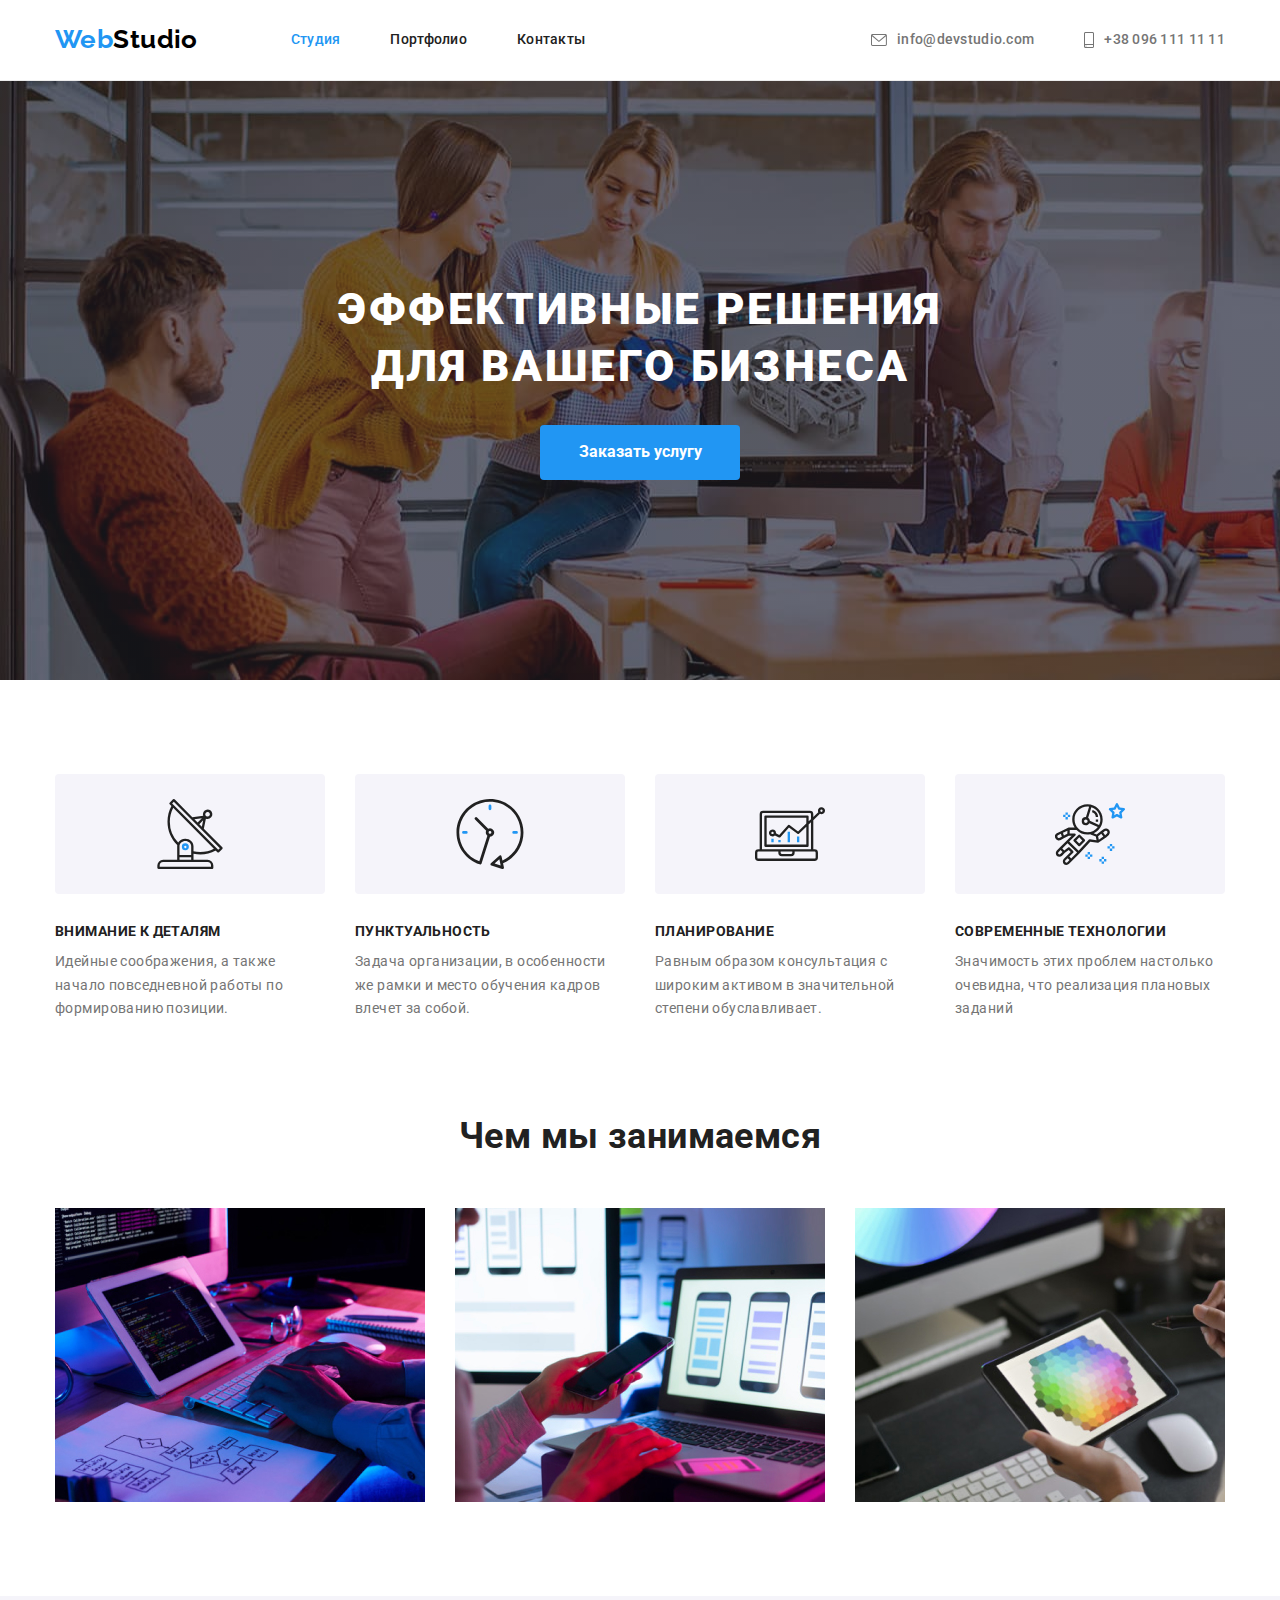
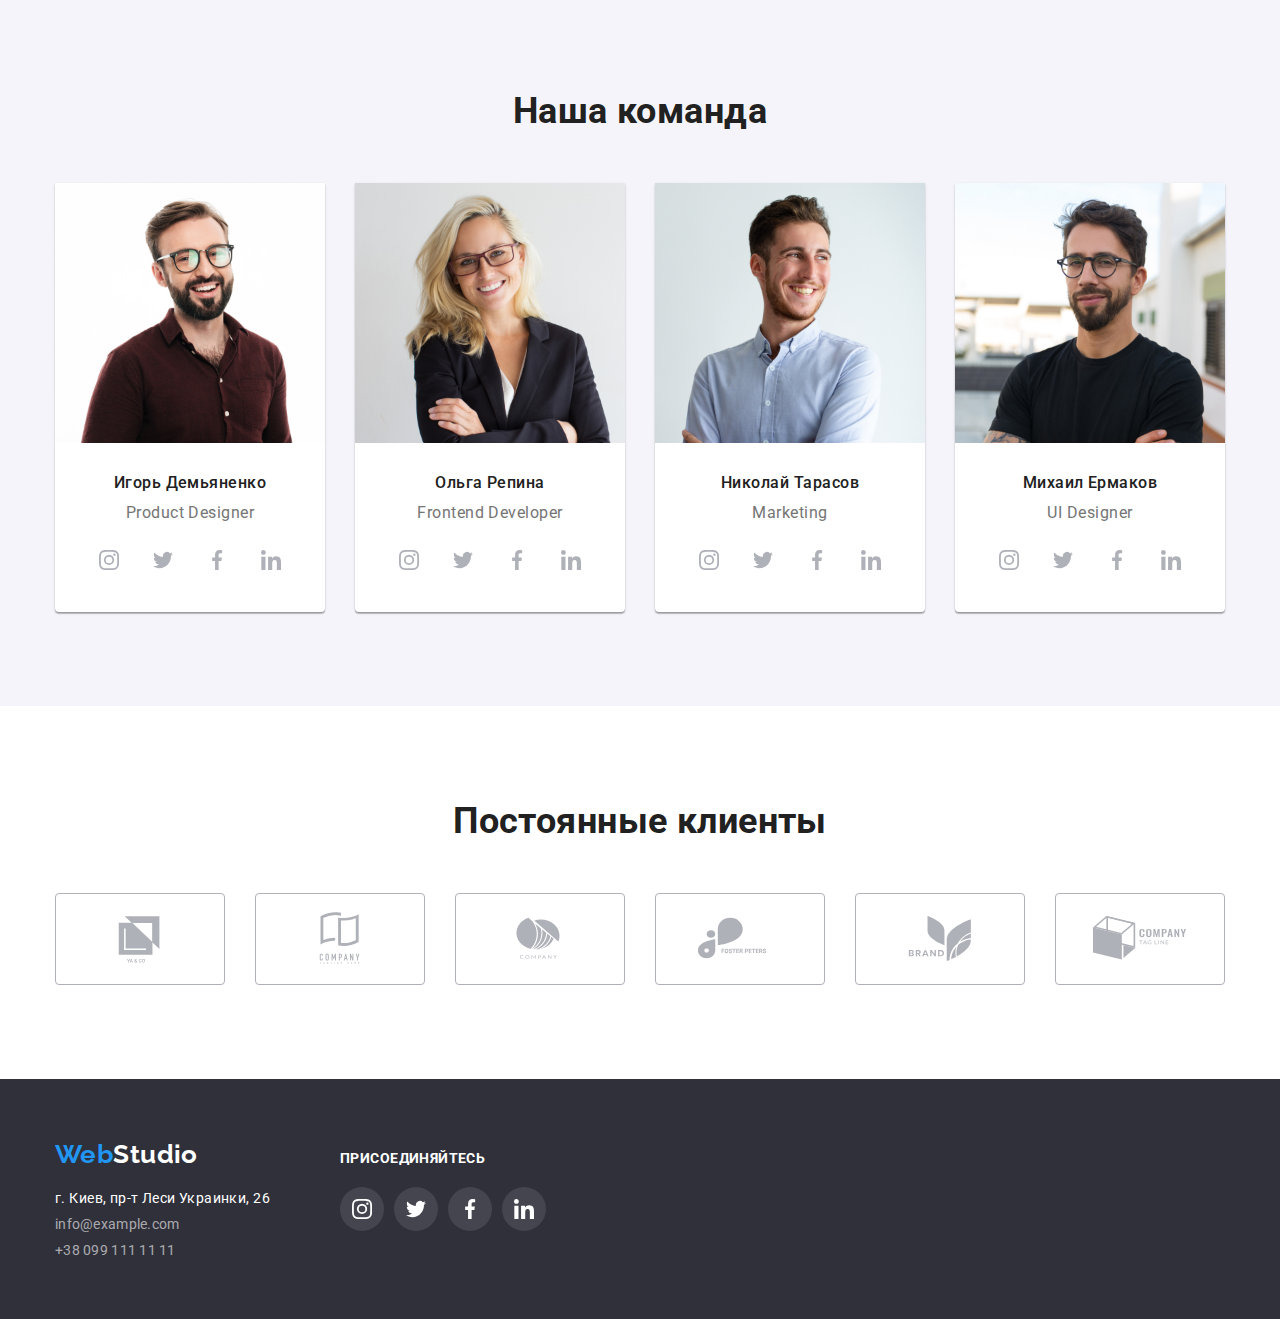
<file: index.html>
<!DOCTYPE html>
<html lang="ru">
  <head>
    <meta charset="UTF-8" />
    <meta http-equiv="X-UA-Compatible" content="IE=edge" />
    <meta name="viewport" content="width=device-width, initial-scale=1.0" />
    <title>Студия</title>

    <link rel="preconnect" href="https://fonts.googleapis.com" />
    <link rel="preconnect" href="https://fonts.gstatic.com" crossorigin />
    <link
      href="https://fonts.googleapis.com/css2?family=Raleway:wght@700&family=Roboto:wght@400;500;700;900&display=swap"
      rel="stylesheet"
    />
    <link
      rel="stylesheet"
      href="https://cdnjs.cloudflare.com/ajax/libs/modern-normalize/1.1.0/modern-normalize.min.css"
    />
    <link rel="stylesheet" href="./css/styles.css" />
  </head>

  <body>
    <!--Header-->
    <header>
      <div class="container head-flex">
        <nav class="head-flex">
          <a class="logo" href="/goit-markup-hw-02/index.html"
            ><span class="logo-span">Web</span>Studio</a
          >

          <ul class="header-menu list-style head-flex">
            <li class="flex-menu">
              <a href="./index.html" class="link link-current">Студия</a>
            </li>
            <li class="flex-menu">
              <a href="./portfolio.html" class="link">Портфолио</a>
            </li>
            <li class="flex-menu">
              <a href="/contact" class="link">Контакты</a>
            </li>
          </ul>
        </nav>

        <ul class="header-contact list-style head-flex">
          <li class="flex-cont">
            <a href="mailto:info@devstudio.com" class="link">
              <svg class="contact-icon" width="16" height="12">
                <use href="./images/icons.svg#mail"></use>
              </svg>
              info@devstudio.com</a
            >
          </li>
          <li class="flex-cont">
            <a href="tel:+380991111111" class="link">
              <svg class="contact-icon" width="10" height="16">
                <use href="./images/icons.svg#tel"></use>
              </svg>
              +38 096 111 11 11</a
            >
          </li>
        </ul>
      </div>
    </header>

    <main>
      <!--Hero-->
      <section class="hero-box">
        <h1 class="hero-title">
          Эффективные решения <br />
          для вашего бизнеса
        </h1>

        <button type="button" class="hero-button">Заказать услугу</button>
      </section>

      <!--Advantages-->
      <section class="section">
        <div class="container">
          <h2 class="visually-hidden">Наши преимущества</h2>
          <ul class="advantages-flex list-style">
            <li class="advantages-list">
              <div class="advantages-item">
                <svg width="70px" height="70px">
                  <use href="./images/icons.svg#antenna"></use>
                </svg>
              </div>
              <h3 class="advantages-subtitle">Внимание к деталям</h3>
              <p class="advantages-text">
                Идейные соображения, а также начало повседневной работы по
                формированию позиции.
              </p>
            </li>

            <li class="advantages-list">
              <div class="advantages-item">
                <svg width="70px" height="70px">
                  <use href="./images/icons.svg#clock"></use>
                </svg>
              </div>
              <h3 class="advantages-subtitle">Пунктуальность</h3>
              <p class="advantages-text">
                Задача организации, в особенности же рамки и место обучения
                кадров влечет за собой.
              </p>
            </li>

            <li class="advantages-list">
              <div class="advantages-item">
                <svg width="70px" height="70px">
                  <use href="./images/icons.svg#diagram"></use>
                </svg>
              </div>
              <h3 class="advantages-subtitle">Планирование</h3>
              <p class="advantages-text">
                Равным образом консультация с широким активом в значительной
                степени обуславливает.
              </p>
            </li>

            <li class="advantages-list">
              <div class="advantages-item">
                <svg width="70px" height="70px">
                  <use href="./images/icons.svg#astronaut"></use>
                </svg>
              </div>
              <h3 class="advantages-subtitle">Современные технологии</h3>
              <p class="advantages-text">
                Значимость этих проблем настолько очевидна, что реализация
                плановых заданий
              </p>
            </li>
          </ul>
        </div>
      </section>
      <!--About-->
      <section class="about section">
        <div class="container">
          <h2 class="section-title">Чем мы занимаемся</h2>

          <ul class="about-list list-style">
            <li class="about-list li">
              <img
                width="370"
                src="./images/box1.jpg"
                alt="Человек ведет разработку"
              />
            </li>
            <li class="about-list li">
              <img
                width="370"
                src="./images/box2.jpg"
                alt="Человек проверяет адаптивность"
              />
            </li>
            <li class="about-list li">
              <img
                width="370"
                src="./images/box3.jpg"
                alt="Человек подберает цвет"
              />
            </li>
          </ul>
        </div>
      </section>
      <!--Team-->
      <section class="team section">
        <div class="container">
          <h2 class="section-title">Наша команда</h2>

          <ul class="team-list list-style">
            <li class="team-box">
              <img
                width="270"
                src="./images/img.jpg"
                alt="Фото Игорь Демьяненко"
              />
              <div class="team-card">
                <h3 class="team-name">Игорь Демьяненко</h3>
                <p lang="en" class="team-position">Product Designer</p>
                <ul class="icon-team list-style">
                  <li class="social-item">
                    <a
                      href=""
                      class="button-icon"
                      aria-label="ссылка на Инстаграм"
                    >
                      <svg class="icon" width="20px" height="20px">
                        <use href="./images/icons.svg#instagram"></use>
                      </svg>
                    </a>
                  </li>
                  <li class="social-item">
                    <a
                      href=""
                      class="button-icon"
                      aria-label="ссылка на Твиттер"
                    >
                      <svg class="icon" width="20px" height="20px">
                        <use href="./images/icons.svg#twitter"></use>
                      </svg>
                    </a>
                  </li>
                  <li class="social-item">
                    <a
                      href=""
                      class="button-icon"
                      aria-label="ссылка на Фейсбук"
                    >
                      <svg class="icon" width="20px" height="20px">
                        <use href="./images/icons.svg#facebook"></use>
                      </svg>
                    </a>
                  </li>
                  <li class="social-item">
                    <a
                      href=""
                      class="button-icon"
                      aria-label="ссылка на Линкедин"
                    >
                      <svg class="icon" width="20px" height="20px">
                        <use href="./images/icons.svg#linkedin"></use>
                      </svg>
                    </a>
                  </li>
                </ul>
              </div>
            </li>

            <li class="team-box">
              <img
                width="270"
                src="./images/img2.jpg"
                alt="Фото Ольга Репина"
              />
              <div class="team-card">
                <h3 class="team-name">Ольга Репина</h3>
                <p lang="en" class="team-position">Frontend Developer</p>
                <ul class="icon-team list-style">
                  <li class="social-item">
                    <a
                      href=""
                      class="button-icon"
                      aria-label="ссылка на Инстаграм"
                    >
                      <svg class="icon" width="20px" height="20px">
                        <use href="./images/icons.svg#instagram"></use>
                      </svg>
                    </a>
                  </li>
                  <li class="social-item">
                    <a
                      href=""
                      class="button-icon"
                      aria-label="ссылка на Твиттер"
                    >
                      <svg class="icon" width="20px" height="20px">
                        <use href="./images/icons.svg#twitter"></use>
                      </svg>
                    </a>
                  </li>
                  <li class="social-item">
                    <a
                      href=""
                      class="button-icon"
                      aria-label="ссылка на Фейсбук"
                    >
                      <svg class="icon" width="20px" height="20px">
                        <use href="./images/icons.svg#facebook"></use>
                      </svg>
                    </a>
                  </li>
                  <li class="social-item">
                    <a
                      href=""
                      class="button-icon"
                      aria-label="ссылка на Линкедин"
                    >
                      <svg class="icon" width="20px" height="20px">
                        <use href="./images/icons.svg#linkedin"></use>
                      </svg>
                    </a>
                  </li>
                </ul>
              </div>
            </li>

            <li class="team-box">
              <img
                width="270"
                src="./images/img3.jpg"
                alt="Фото Николай Тарасов"
              />
              <div class="team-card">
                <h3 class="team-name">Николай Тарасов</h3>
                <p lang="en" class="team-position">Marketing</p>
                <ul class="icon-team list-style">
                  <li class="social-item">
                    <a
                      href=""
                      class="button-icon"
                      aria-label="ссылка на Инстаграм"
                    >
                      <svg class="icon" width="20px" height="20px">
                        <use href="./images/icons.svg#instagram"></use>
                      </svg>
                    </a>
                  </li>
                  <li class="social-item">
                    <a
                      href=""
                      class="button-icon"
                      aria-label="ссылка на Твиттер"
                    >
                      <svg class="icon" width="20px" height="20px">
                        <use href="./images/icons.svg#twitter"></use>
                      </svg>
                    </a>
                  </li>
                  <li class="social-item">
                    <a
                      href=""
                      class="button-icon"
                      aria-label="ссылка на Фейсбук"
                    >
                      <svg class="icon" width="20px" height="20px">
                        <use href="./images/icons.svg#facebook"></use>
                      </svg>
                    </a>
                  </li>
                  <li class="social-item">
                    <a
                      href=""
                      class="button-icon"
                      aria-label="ссылка на Линкедин"
                    >
                      <svg class="icon" width="20px" height="20px">
                        <use href="./images/icons.svg#linkedin"></use>
                      </svg>
                    </a>
                  </li>
                </ul>
              </div>
            </li>

            <li class="team-box">
              <img
                width="270"
                src="./images/img4.jpg"
                alt="Фото Михаил Ермаков"
              />
              <div class="team-card">
                <h3 class="team-name">Михаил Ермаков</h3>
                <p lang="en" class="team-position">UI Designer</p>
                <ul class="icon-team list-style">
                  <li class="social-item">
                    <a
                      href=""
                      class="button-icon"
                      aria-label="ссылка на Инстаграм"
                    >
                      <svg class="icon" width="20px" height="20px">
                        <use href="./images/icons.svg#instagram"></use>
                      </svg>
                    </a>
                  </li>
                  <li class="social-item">
                    <a
                      href=""
                      class="button-icon"
                      aria-label="ссылка на Твиттер"
                    >
                      <svg class="icon" width="20px" height="20px">
                        <use href="./images/icons.svg#twitter"></use>
                      </svg>
                    </a>
                  </li>
                  <li class="social-item">
                    <a
                      href=""
                      class="button-icon"
                      aria-label="ссылка на Фейсбук"
                    >
                      <svg class="icon" width="20px" height="20px">
                        <use href="./images/icons.svg#facebook"></use>
                      </svg>
                    </a>
                  </li>
                  <li class="social-item">
                    <a
                      href=""
                      class="button-icon"
                      aria-label="ссылка на Линкедин"
                    >
                      <svg class="icon" width="20px" height="20px">
                        <use href="./images/icons.svg#linkedin"></use>
                      </svg>
                    </a>
                  </li>
                </ul>
              </div>
            </li>
          </ul>
        </div>
      </section>
      <!-- Client -->
      <section class="section">
        <div class="container">
          <h2 class="section-title">Постоянные клиенты</h2>
          <ul class="client-list list-style">
            <li class="link-card">
              <a href="" class="link-box">
                <svg class="client-icon">
                  <use href="./images/icons.svg#client1"></use>
                </svg>
              </a>
            </li>
            <li class="link-card">
              <a href="" class="link-box">
                <svg class="client-icon">
                  <use href="./images/icons.svg#client2"></use>
                </svg>
              </a>
            </li>
            <li class="link-card">
              <a href="" class="link-box">
                <svg class="client-icon">
                  <use href="./images/icons.svg#client3"></use>
                </svg>
              </a>
            </li>
            <li class="link-card">
              <a href="" class="link-box">
                <svg class="client-icon">
                  <use href="./images/icons.svg#client4"></use>
                </svg>
              </a>
            </li>
            <li class="link-card">
              <a href="" class="link-box">
                <svg class="client-icon">
                  <use href="./images/icons.svg#client5"></use>
                </svg>
              </a>
            </li>
            <li class="link-card">
              <a href="" class="link-box">
                <svg class="client-icon">
                  <use href="./images/icons.svg#client6"></use>
                </svg>
              </a>
            </li>
          </ul>
        </div>
      </section>
    </main>
    <!--Footer-->
    <footer class="footer-section">
      <div class="container">
        <div class="footer-box">
          <div class="footer-style">
            <div class="footer-logo">
              <a class="logo" href="/goit-markup-hw-01/index.html"
                ><span class="logo-span">Web</span
                ><span class="footer-logo-color">Studio</span></a
              >
            </div>
            <address class="address">
              <p class="address-text">г. Киев, пр-т Леси Украинки, 26</p>
              <ul class="footer-contact list-style">
                <li class="footer-li">
                  <a href="mailto:info@example.com">info@example.com</a> <br />
                </li>
                <li><a href="tel:+380991111111">+38 099 111 11 11</a></li>
              </ul>
            </address>
          </div>
          <div class="connect-box">
            <h3 class="connect-title">присоединяйтесь</h3>
            <ul class="connect-list list-style">
              <li>
                <a href="" class="button-social">
                  <svg class="footer-icon" width="20px" height="20px">
                    <use href="./images/icons.svg#instagram"></use>
                  </svg>
                </a>
              </li>
              <li>
                <a href="" class="button-social">
                  <svg class="footer-icon" width="20px" height="20px">
                    <use href="./images/icons.svg#twitter"></use>
                  </svg>
                </a>
              </li>
              <li>
                <a href="" class="button-social">
                  <svg class="footer-icon" width="20px" height="20px">
                    <use href="./images/icons.svg#facebook"></use>
                  </svg>
                </a>
              </li>
              <li>
                <a href="" class="button-social">
                  <svg class="footer-icon" width="20px" height="20px">
                    <use href="./images/icons.svg#linkedin"></use>
                  </svg>
                </a>
              </li>
            </ul>
          </div>
        </div>
      </div>
    </footer>
  </body>
</html>
</file>
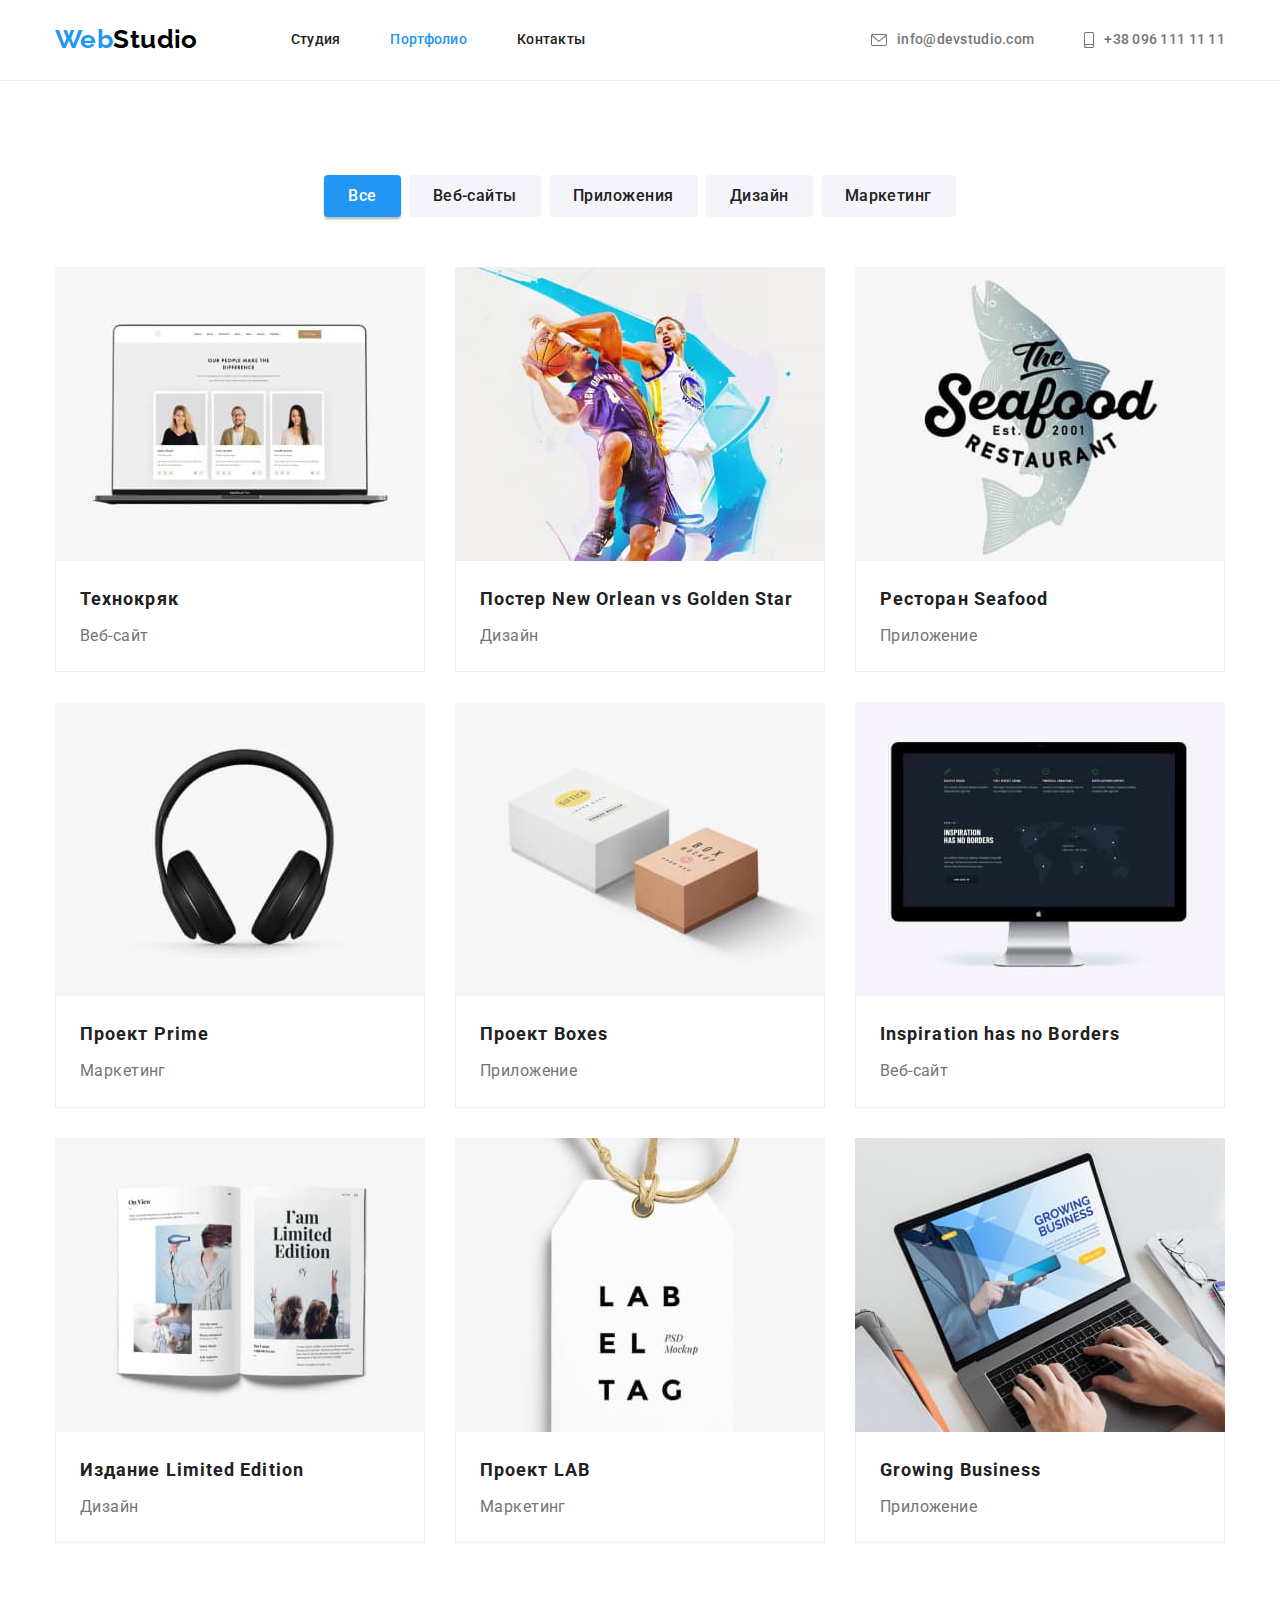
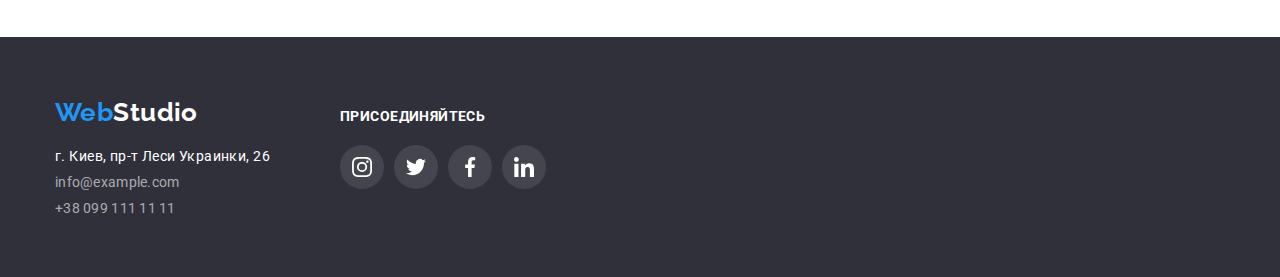
<file: portfolio.html>
<!DOCTYPE html>
<html lang="ru">
  <head>
    <meta charset="UTF-8" />
    <meta http-equiv="X-UA-Compatible" content="IE=edge" />
    <meta name="viewport" content="width=device-width, initial-scale=1.0" />
    <title>Портфолио</title>
    <link rel="preconnect" href="https://fonts.googleapis.com" />
    <link rel="preconnect" href="https://fonts.gstatic.com" crossorigin />
    <link
      href="https://fonts.googleapis.com/css2?family=Raleway:wght@700&family=Roboto:wght@400;500;700;900&display=swap"
      rel="stylesheet"
    />
    <link
      rel="stylesheet"
      href="https://cdnjs.cloudflare.com/ajax/libs/modern-normalize/1.1.0/modern-normalize.min.css"
    />
    <link rel="stylesheet" href="./css/styles.css" />
  </head>
  <body>
    <!--Header-->
    <header>
      <div class="container head-flex">
        <nav class="head-flex">
          <a class="logo" href="/goit-markup-hw-02/index.html"
            ><span class="logo-span">Web</span>Studio</a
          >

          <ul class="header-menu list-style head-flex">
            <li class="flex-menu">
              <a href="./index.html" class="link">Студия</a>
            </li>
            <li class="flex-menu">
              <a href="./portfolio.html" class="link link-current">Портфолио</a>
            </li>
            <li class="flex-menu">
              <a href="/contact" class="link">Контакты</a>
            </li>
          </ul>
        </nav>

        <ul class="header-contact list-style head-flex">
          <li class="flex-cont">
            <a href="mailto:info@devstudio.com" class="link">
              <svg class="contact-icon" width="16" height="12">
                <use href="./images/icons.svg#mail"></use>
              </svg>
              info@devstudio.com</a
            >
          </li>
          <li class="flex-cont">
            <a href="tel:+380991111111" class="link">
              <svg class="contact-icon" width="10" height="16">
                <use href="./images/icons.svg#tel"></use>
              </svg>
              +38 096 111 11 11</a
            >
          </li>
        </ul>
      </div>
    </header>
    <!-- Фильтр проектов-->
    <main>
      <section class="section">
        <div class="container">
          <ul class="list-style button-flex">
            <li class="filter-flex">
              <button type="button" class="button current">Все</button>
            </li>
            <li class="filter-flex">
              <button type="button" class="button">Веб-сайты</button>
            </li>
            <li class="filter-flex">
              <button type="button" class="button">Приложения</button>
            </li>
            <li class="filter-flex">
              <button type="button" class="button">Дизайн</button>
            </li>
            <li class="filter-flex">
              <button type="button" class="button">Маркетинг</button>
            </li>
          </ul>

          <!-- Список проектов -->

          <h1 class="visually-hidden">Все проекты</h1>
          <ul class="list-style card-flex">
            <li class="filter card-box">
              <a type="button" href="" class="link-hover">
                <img
                  class="port-img"
                  src="./images/Portfolio/1.jpg"
                  alt="Страница веб сайта"
                  width="370"
                />
                <div class="card-border">
                  <h2 class="project-title">Технокряк</h2>
                  <p class="description">Веб-сайт</p>
                </div>
              </a>
            </li>

            <li class="filter card-box">
              <a type="button" href="" class="link-hover">
                <img
                  class="port-img"
                  src="./images/Portfolio/2.jpg"
                  alt="игроки в баскетбол"
                  width="370"
                />
                <div class="card-border">
                  <h2 class="project-title">
                    Постер New Orlean vs Golden Star
                  </h2>
                  <p class="description">Дизайн</p>
                </div>
              </a>
            </li>

            <li class="filter card-box">
              <a type="button" href="" class="link-hover">
                <img
                  class="port-img"
                  src="./images/Portfolio/3.jpg"
                  alt="Логотип ресторана"
                  width="370"
                />
                <div class="card-border">
                  <h2 class="project-title">Ресторан Seafood</h2>
                  <p class="description">Приложение</p>
                </div>
              </a>
            </li>

            <li class="filter card-box">
              <a type="button" href="" class="link-hover">
                <img
                  class="port-img"
                  src="./images/Portfolio/4.jpg"
                  alt="Наушники"
                  width="370"
                />
                <div class="card-border">
                  <h2 class="project-title">Проект Prime</h2>
                  <p class="description">Маркетинг</p>
                </div>
              </a>
            </li>

            <li class="filter card-box">
              <a type="button" href="" class="link-hover">
                <img
                  class="port-img"
                  src="./images/Portfolio/5.jpg"
                  alt="Две коробки"
                  width="370"
                />
                <div class="card-border">
                  <h2 class="project-title">Проект Boxes</h2>
                  <p class="description">Приложение</p>
                </div>
              </a>
            </li>

            <li class="filter card-box">
              <a type="button" href="" class="link-hover">
                <img
                  class="port-img"
                  src="./images/Portfolio/6.jpg"
                  alt="Страница сайта"
                  width="370"
                />
                <div class="card-border">
                  <h2 class="project-title">Inspiration has no Borders</h2>
                  <p class="description">Веб-сайт</p>
                </div>
              </a>
            </li>

            <li class="filter card-box">
              <a type="button" href="" class="link-hover">
                <img
                  class="port-img"
                  src="./images/Portfolio/7.jpg"
                  alt="Страница журнала"
                  width="370"
                />
                <div class="card-border">
                  <h2 class="project-title">Издание Limited Edition</h2>
                  <p class="description">Дизайн</p>
                </div>
              </a>
            </li>

            <li class="filter card-box">
              <a type="button" href="" class="link-hover">
                <img
                  class="port-img"
                  src="./images/Portfolio/8.jpg"
                  alt="Ярлык с надписью лаб"
                  width="370"
                />
                <div class="card-border">
                  <h2 class="project-title">Проект LAB</h2>
                  <p class="description">Маркетинг</p>
                </div>
              </a>
            </li>

            <li class="filter card-box">
              <a type="button" href="" class="link-hover">
                <img
                  class="port-img"
                  src="./images/Portfolio/9.jpg"
                  alt="Человек работает за ноутбуком"
                  width="370"
                />
                <div class="card-border">
                  <h2 class="project-title">Growing Business</h2>
                  <p class="description">Приложение</p>
                </div>
              </a>
            </li>
          </ul>
        </div>
      </section>
    </main>
    <!-- footer -->
    <footer class="footer-section">
      <div class="container">
        <div class="footer-box">
          <div class="footer-style">
            <div class="footer-logo">
              <a class="logo" href="/goit-markup-hw-01/index.html"
                ><span class="logo-span">Web</span
                ><span class="footer-logo-color">Studio</span></a
              >
            </div>
            <address class="address">
              <p class="address-text">г. Киев, пр-т Леси Украинки, 26</p>
              <ul class="footer-contact list-style">
                <li class="footer-li">
                  <a href="mailto:info@example.com">info@example.com</a> <br />
                </li>
                <li><a href="tel:+380991111111">+38 099 111 11 11</a></li>
              </ul>
            </address>
          </div>
          <div class="connect-box">
            <h3 class="connect-title">присоединяйтесь</h3>
            <ul class="connect-list list-style">
              <li>
                <a href="" class="button-social">
                  <svg class="footer-icon" width="20px" height="20px">
                    <use href="./images/icons.svg#instagram"></use>
                  </svg>
                </a>
              </li>
              <li>
                <a href="" class="button-social">
                  <svg class="footer-icon" width="20px" height="20px">
                    <use href="./images/icons.svg#twitter"></use>
                  </svg>
                </a>
              </li>
              <li>
                <a href="" class="button-social">
                  <svg class="footer-icon" width="20px" height="20px">
                    <use href="./images/icons.svg#facebook"></use>
                  </svg>
                </a>
              </li>
              <li>
                <a href="" class="button-social">
                  <svg class="footer-icon" width="20px" height="20px">
                    <use href="./images/icons.svg#linkedin"></use>
                  </svg>
                </a>
              </li>
            </ul>
          </div>
        </div>
      </div>
    </footer>
  </body>
</html>
</file>
<file: css/styles.css>
html {
  box-sizing: border-box;
}
*,
::before,
::after {
  box-sizing: inherit;
}

:root {
  --primary-background-color: #fff;
  --secondary-background-color: #2f303a;
  --button-bg-color: #f5f4fa;
  --hover-text-color: #2196f3;
  --text-color: #757575;
  --title-color: #212121;
  --hero-bg-hover: #188ce8;
  --contact-footer-text: rgba(255, 255, 255, 0.6);
  --logo-stan-color: #000000;
  --border-color: #eeeeee;
  --border-head-color: #ececec;
  --icons-border-color: #afb1b8;
}

body {
  font-family: "Roboto", sans-serif;
  background-color: var(--primary-background-color);
  font-style: normal;
  font-size: 14px;
  line-height: 1.2;
  letter-spacing: 0.03em;
  color: var(--text-color);
}
.visually-hidden {
  position: absolute;
  width: 1px;
  height: 1px;
  margin: -1px;
  border: 0;
  padding: 0;
  white-space: nowrap;
  clip-path: inset(100%);
  clip: rect(0 0 0 0);
  overflow: hidden;
}
img {
  display: block;
}
.section {
  padding-top: 94px;
  padding-bottom: 94px;
}
.about.section {
  padding-top: 0px;
}
header {
  border-bottom: 1px solid var(--border-head-color);
}
/* Стилизация Шапки */
.container {
  margin-left: auto;
  margin-right: auto;
  padding-left: 15px;
  padding-right: 15px;
  width: 1200px;
}

.head-flex {
  display: flex;
  align-items: center;
  justify-content: space-between;
}

/* Стилизация Лого */
.logo {
  text-decoration: none;
  font-family: "Raleway", sans-serif;
  font-weight: 700;
  font-size: 26px;
  color: var(--logo-stan-color);
}
.logo-span {
  color: var(--hover-text-color);
}
.footer-logo-color {
  color: var(--primary-background-color);
}
/* Стилизация списка через класс */
.list-style {
  padding: 0;
  margin: 0;
  list-style: none;
}
/* Стилизация меню */
.header-menu .flex-menu:not(:last-child) {
  margin-right: 50px;
}
.header-menu {
  margin-left: 93px;
}

.header-menu .link {
  display: block;
  color: var(--title-color);
  text-decoration: none;
  font-weight: 500;
  line-height: 1.14;
  letter-spacing: 0.02em;
  padding-top: 32px;
  padding-bottom: 32px;
}
.header-menu .link:hover,
.header-menu .link:focus {
  color: var(--hover-text-color);
}
.header-menu .link.link-current {
  color: var(--hover-text-color);
}
/* Стилизация контактов */
.header-contact .flex-cont:not(:last-child) {
  margin-right: 50px;
}
.flex-cont {
  display: flex;

  align-items: center;
}
.header-contact .link {
  display: flex;
  align-items: center;
  font-weight: 500;
  line-height: 1.14;
  letter-spacing: 0.02em;
  color: var(--text-color);
  text-decoration: none;
  padding: 32px 0;
}

.footer-contact a {
  line-height: 1.14;
  letter-spacing: 0.02em;
  color: var(--contact-footer-text);
  text-decoration: none;
}
.footer-li {
  margin-bottom: 9px;
}
.header-contact a:hover,
.header-contact a:focus {
  color: var(--hover-text-color);
}
.footer-contact a:hover,
.footer-contact a:focus {
  color: var(--hover-text-color);
}
.contact-icon {
  fill: currentColor;
  margin-right: 10px;
}

/* Стилизация hero-title */
.hero-title {
  margin-top: 0;
  margin-bottom: 30px;

  font-weight: 900;
  font-size: 44px;
  line-height: 1.3;
  text-transform: uppercase;
  letter-spacing: 0.06em;
  color: var(--primary-background-color);
}
.hero-box {
  max-width: 1600px;
  margin-left: auto;
  margin-right: auto;
  padding-top: 200px;
  padding-bottom: 200px;
  text-align: center;
  background-repeat: no-repeat;
  background-image: linear-gradient(
      rgba(47, 48, 58, 0.4),
      rgba(47, 48, 58, 0.4)
    ),
    url(../images/hero.jpg);
}

/* Кнопки Button */

.hero-button {
  font-family: inherit;
  font-weight: 700;
  font-size: 16px;
  line-height: 1.9;
  color: var(--primary-background-color);
  background-color: var(--hover-text-color);

  border-color: transparent;
  border-radius: 4px;
  cursor: pointer;
  min-width: 200px;
  padding: 10px 32px;

  /* margin-bottom: 200px; */
}
.hero-button:hover,
.hero-button:focus {
  background-color: var(--hero-bg-hover);
}
.button {
  font-family: inherit;
  font-weight: 500;
  font-size: 16px;
  line-height: 1.62;
  letter-spacing: 0.03em;
  color: var(--title-color);
  background: var(--button-bg-color);

  border-radius: 4px;
  border-color: transparent;
  cursor: pointer;
  padding: 6px 22px;
  min-width: 73px;
}
.button:hover,
.button:focus {
  color: var(--primary-background-color);
  background-color: var(--hover-text-color);
  box-shadow: 0px 3px 1px rgba(0, 0, 0, 0.1), 0px 1px 2px rgba(0, 0, 0, 0.08),
    0px 2px 2px rgba(0, 0, 0, 0.12);
}
/* current button */
.current {
  color: var(--primary-background-color);
  background-color: var(--hover-text-color);
  box-shadow: 0px 3px 1px rgba(0, 0, 0, 0.1), 0px 1px 2px rgba(0, 0, 0, 0.08),
    0px 2px 2px rgba(0, 0, 0, 0.12);
}

/* Стилизация Advantages */

.advantages-flex {
  display: flex;
}
.advantages-list {
  width: calc((100% - 3 * 30px) / 4);
}

.advantages-flex .advantages-list:not(:last-child) {
  margin-right: 30px;
}

.advantages-item {
  display: flex;
  justify-content: center;
  align-items: center;
  height: 120px;
  margin-bottom: 30px;
  border-radius: 4px;
  background-color: var(--button-bg-color);
}

.advantages-title {
  margin: 0;
}
.advantages-subtitle {
  margin-top: 0;
  margin-bottom: 10px;
  font-weight: 700;
  font-size: 14px;
  line-height: 1.14;
  text-transform: uppercase;
  color: var(--title-color);
}
.advantages-text {
  margin: 0;
  line-height: 1.7;
}
/* Секция About */

.about-list {
  display: flex;
}
.about-list .li:not(:last-child) {
  margin-right: 30px;
}
/* Стилизация Team */
.team {
  background-color: var(--button-bg-color);
}
.team-list {
  display: flex;
}
.team-box:not(:last-child) {
  margin-right: 30px;
}
.team-box {
  width: calc((100% - 3 * 30px) / 4);
  background-color: var(--primary-background-color);
  border-radius: 0px 0px 4px 4px;
  box-shadow: 0px 1px 3px rgba(0, 0, 0, 0.12), 0px 1px 1px rgba(0, 0, 0, 0.14),
    0px 2px 1px rgba(0, 0, 0, 0.2);
}

.team-name {
  margin-top: 0;
  margin-bottom: 10px;
  font-weight: 500;
  font-size: 16px;
  letter-spacing: 0.03em;
  color: var(--title-color);
  text-align: center;
}

.team-position {
  margin: 0;
  font-size: 16px;
  letter-spacing: 0.03em;
  color: var(--text-color);
  text-align: center;
  margin-bottom: 16px;
}

.section-title {
  font-weight: 700;
  font-size: 36px;
  text-align: center;
  color: var(--title-color);
  margin-top: 0;
  margin-bottom: 50px;
}
.team-card {
  padding-top: 30px;
  padding-bottom: 30px;
}
.icon-team {
  display: flex;
  justify-content: center;
}
.social-item {
  width: 44px;
  height: 44px;
  margin-left: 10px;
}
.social-item:first-child {
  margin-left: 0;
}
.button-icon {
  display: flex;
  align-items: center;
  justify-content: center;
  width: 44px;
  height: 44px;
  border-radius: 50%;
  background-color: var(--primary-background-color);
  color: var(--icons-border-color);
  cursor: pointer;
}

.icon {
  fill: currentColor;
}
.button-icon:hover,
.button-icon:focus {
  background-color: var(--hover-text-color);
  color: var(--primary-background-color);
}

/* Стилизация Клиентов */
.client-list {
  display: flex;
}
.link-card:not(:last-child) {
  margin-right: 30px;
}
.link-card {
  width: calc((100% - 5 * 30px) / 6);
}
.link-box {
  display: flex;
  justify-content: center;
  align-items: center;
  border: 1px solid var(--icons-border-color);
  border-radius: 4px;
  fill: var(--icons-border-color);

  height: 92px;
  background-color: var(--primary-background-color);
  cursor: pointer;
}
.link-box:hover,
.link-box:focus {
  border: 1px solid var(--hover-text-color);
  fill: var(--hover-text-color);
}
.client-icon {
  width: 106px;
  height: 60px;
}
/* Футер */
.footer-section {
  padding-top: 60px;
  padding-bottom: 60px;
  background-color: var(--secondary-background-color);
}
.footer-box {
  display: flex;
  align-items: baseline;
}
.footer-style {
  margin-right: 70px;
}
.footer-logo {
  margin-bottom: 20px;
}
.address {
  font-style: normal;
  color: var(--primary-background-color);
}
.address-text {
  margin-top: 0;
  margin-bottom: 9px;
}
.connect-title {
  margin-top: 0;
  margin-bottom: 20px;
  font-weight: 700;
  font-size: 14px;
  line-height: 1.14;
  text-transform: uppercase;
  color: var(--primary-background-color);
}
.connect-list {
  display: flex;
  justify-content: space-between;
}
.connect-box {
  width: 206px;
  height: 80px;
}
.button-social {
  display: flex;
  align-items: center;
  justify-content: center;
  width: 44px;
  height: 44px;
  border-radius: 50%;

  background-color: rgba(255, 255, 255, 0.1);
  cursor: pointer;
}
.footer-icon {
  fill: var(--primary-background-color);
}
.button-social:hover,
.button-social:focus {
  background-color: var(--hover-text-color);
}

/* Стилизация страницы Портфолио */
.project-title {
  margin-top: 0;
  margin-bottom: 4px;

  font-weight: 700;
  font-size: 18px;
  line-height: 2;
  letter-spacing: 0.06em;
  color: var(--title-color);
}
.description {
  margin: 0;

  font-size: 16px;
  line-height: 1.9;
  color: var(--text-color);
}
.card-border {
  padding: 20px 24px;
  border: 1px solid var(--border-color);
  border-top: 0;
}
/* (100% - кол марджинов*значение марджинов) /кол элементов в строке */
.card-box {
  width: calc((100% - 2 * 30px) / 3);
  margin-right: 30px;
  margin-bottom: 30px;
}
.card-box:nth-child(3n) {
  margin-right: 0;
}
.card-box:nth-last-child(-n + 3) {
  margin-bottom: 0;
}

.filter a {
  text-decoration: none;
}
.link-hover:hover {
  box-shadow: 0px 1px 1px rgba(0, 0, 0, 0.12), 0px 4px 4px rgba(0, 0, 0, 0.06),
    1px 4px 6px rgba(0, 0, 0, 0.16);
}

.button-flex {
  justify-content: center;
  display: flex;
}
.card-flex {
  display: flex;
  flex-wrap: wrap;
  padding-top: 50px;
}
.list-style .filter-flex:not(:last-child) {
  margin-right: 8px;
}
.port-img {
  margin-top: 0;
}
</file>
